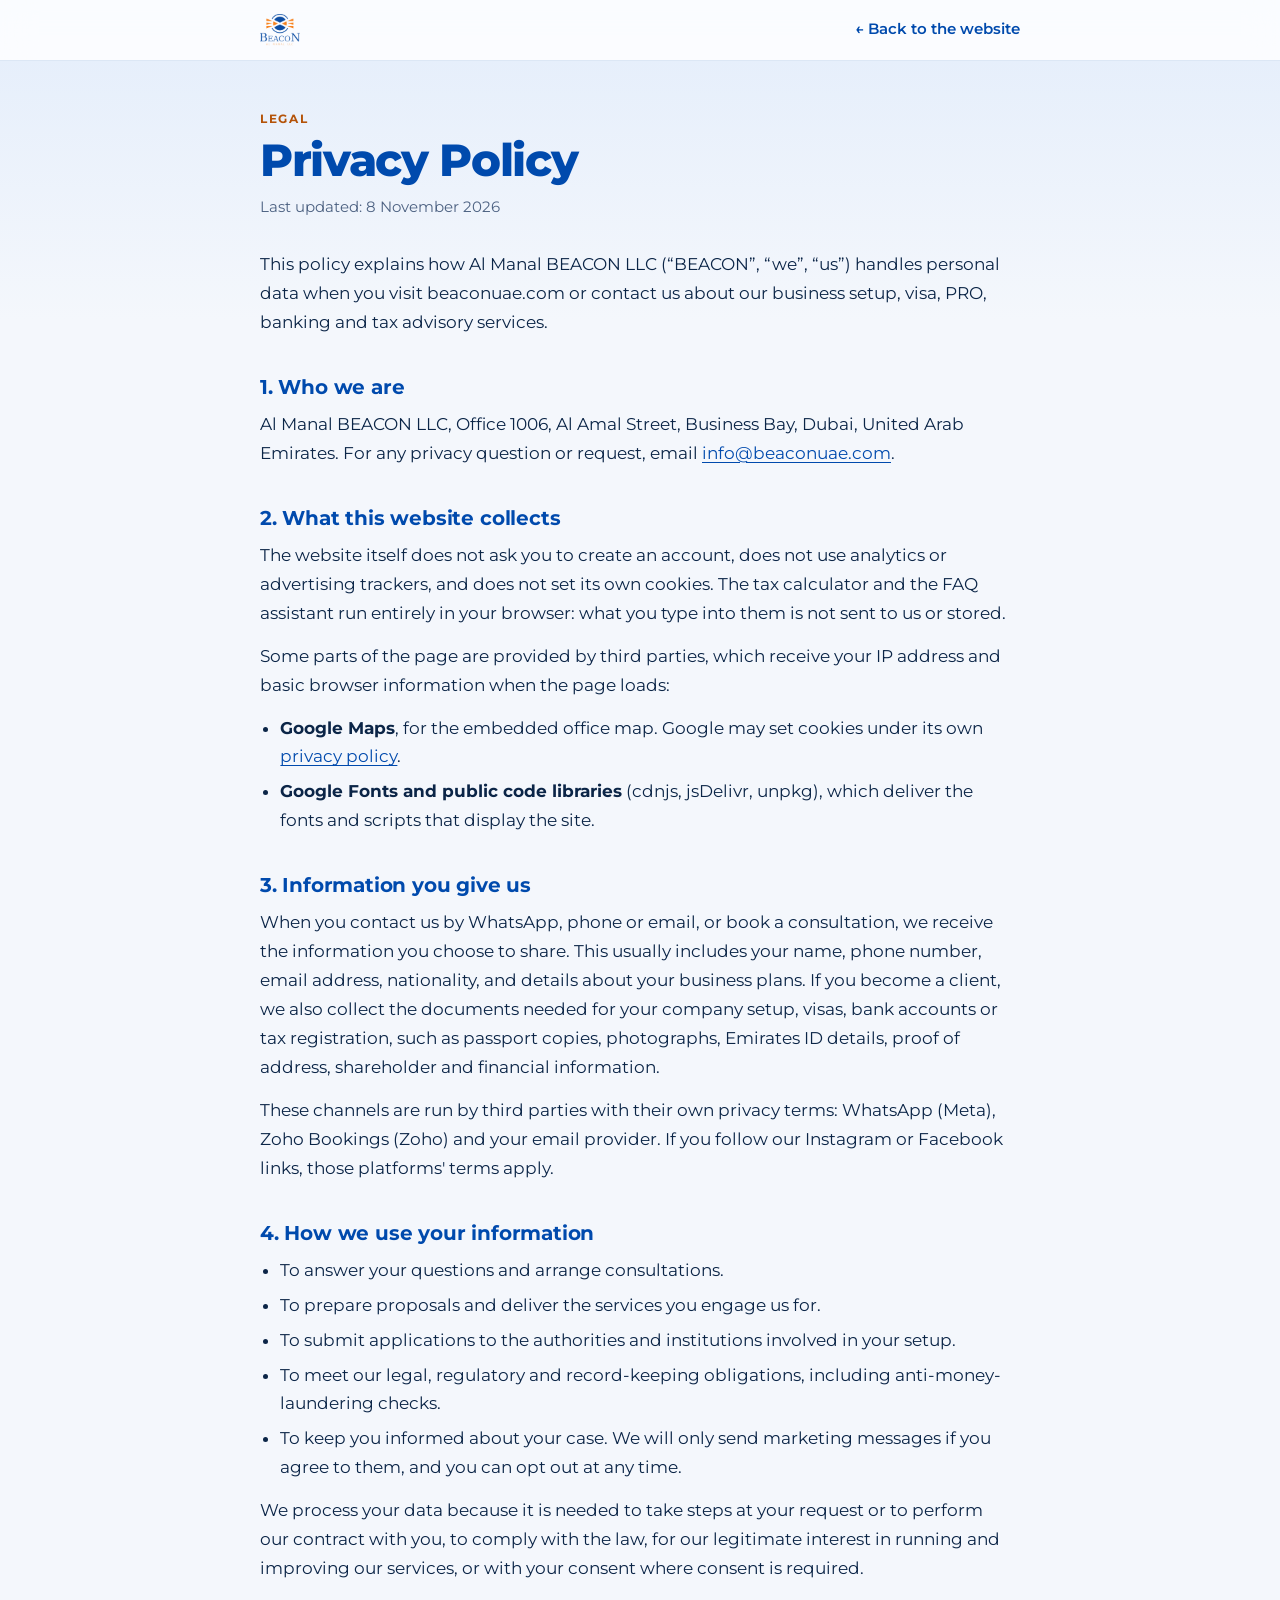
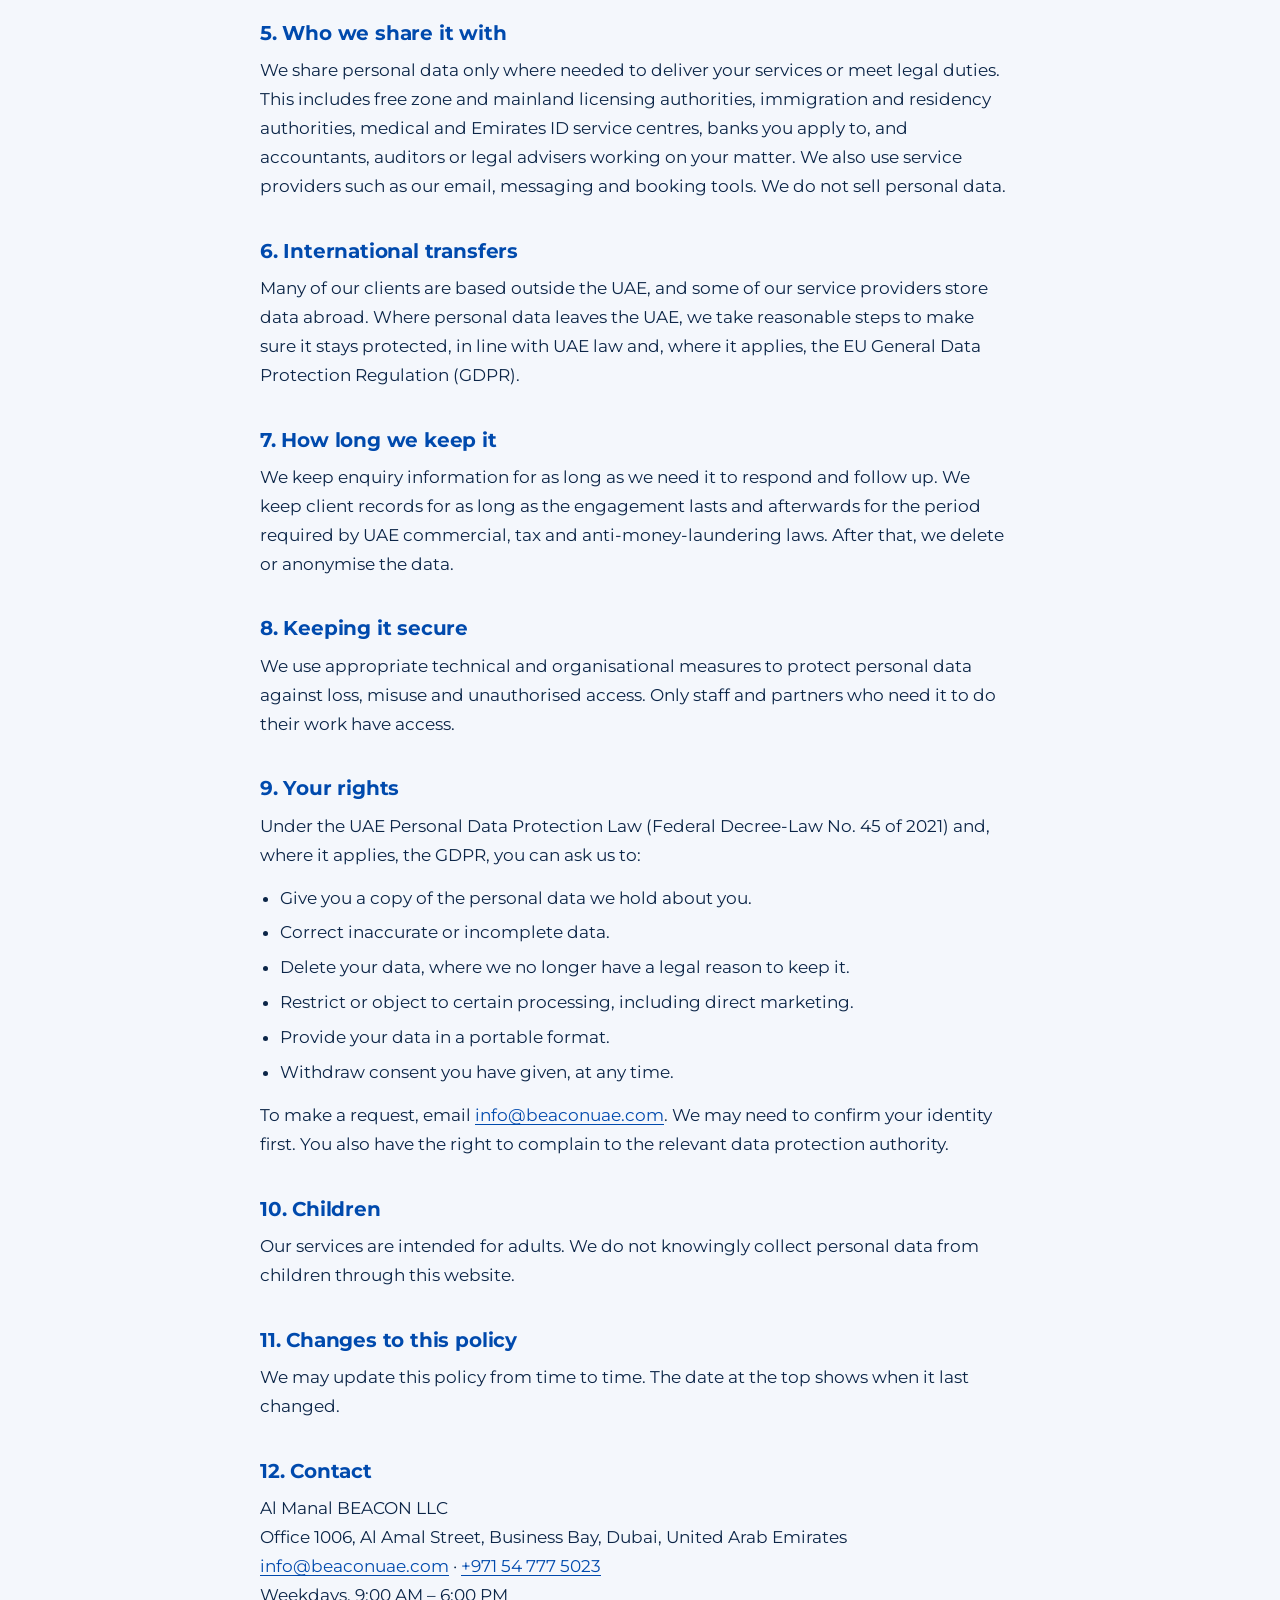
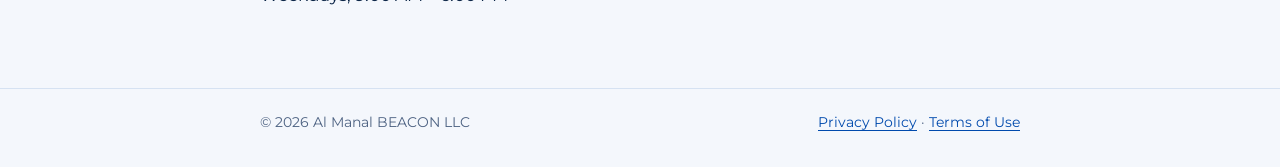
<file: privacy.html>
<!DOCTYPE html>
<html lang="en">
<head>
<meta charset="utf-8">
<meta name="viewport" content="width=device-width, initial-scale=1">
<title>Privacy Policy | BEACON UAE</title>
<meta name="description" content="How Al Manal BEACON LLC (BEACON UAE) collects, uses and protects personal data when you use our website or our business setup services in Dubai.">
<meta name="robots" content="index, follow">
<link rel="canonical" href="https://beaconuae.com/privacy.html">
<link rel="icon" href="assets/logo.png">
<link rel="preconnect" href="https://fonts.googleapis.com">
<link rel="preconnect" href="https://fonts.gstatic.com" crossorigin>
<link href="https://fonts.googleapis.com/css2?family=Montserrat:wght@400;500;600;700;800&display=swap" rel="stylesheet">
<link rel="stylesheet" href="legal.css">
</head>
<body>
<a class="skip" href="#main">Skip to content</a>
<header class="lg-head">
  <a class="lg-brand" href="index.html" aria-label="BEACON UAE home"><img src="assets/logo.png" alt="BEACON UAE" width="120" height="34"></a>
  <a class="lg-back" href="index.html">← Back to the website</a>
</header>

<main id="main" class="lg-main">
  <p class="lg-eyebrow">Legal</p>
  <h1>Privacy Policy</h1>
  <p class="lg-updated">Last updated: 8 November 2026</p>

  <p>This policy explains how Al Manal BEACON LLC (“BEACON”, “we”, “us”) handles personal data when you visit beaconuae.com or contact us about our business setup, visa, PRO, banking and tax advisory services.</p>

  <h2>1. Who we are</h2>
  <p>Al Manal BEACON LLC, Office 1006, Al Amal Street, Business Bay, Dubai, United Arab Emirates. For any privacy question or request, email <a href="mailto:info@beaconuae.com">info@beaconuae.com</a>.</p>

  <h2>2. What this website collects</h2>
  <p>The website itself does not ask you to create an account, does not use analytics or advertising trackers, and does not set its own cookies. The tax calculator and the FAQ assistant run entirely in your browser: what you type into them is not sent to us or stored.</p>
  <p>Some parts of the page are provided by third parties, which receive your IP address and basic browser information when the page loads:</p>
  <ul>
    <li><strong>Google Maps</strong>, for the embedded office map. Google may set cookies under its own <a href="https://policies.google.com/privacy" target="_blank" rel="noopener">privacy policy</a>.</li>
    <li><strong>Google Fonts and public code libraries</strong> (cdnjs, jsDelivr, unpkg), which deliver the fonts and scripts that display the site.</li>
  </ul>

  <h2>3. Information you give us</h2>
  <p>When you contact us by WhatsApp, phone or email, or book a consultation, we receive the information you choose to share. This usually includes your name, phone number, email address, nationality, and details about your business plans. If you become a client, we also collect the documents needed for your company setup, visas, bank accounts or tax registration, such as passport copies, photographs, Emirates ID details, proof of address, shareholder and financial information.</p>
  <p>These channels are run by third parties with their own privacy terms: WhatsApp (Meta), Zoho Bookings (Zoho) and your email provider. If you follow our Instagram or Facebook links, those platforms' terms apply.</p>

  <h2>4. How we use your information</h2>
  <ul>
    <li>To answer your questions and arrange consultations.</li>
    <li>To prepare proposals and deliver the services you engage us for.</li>
    <li>To submit applications to the authorities and institutions involved in your setup.</li>
    <li>To meet our legal, regulatory and record-keeping obligations, including anti-money-laundering checks.</li>
    <li>To keep you informed about your case. We will only send marketing messages if you agree to them, and you can opt out at any time.</li>
  </ul>
  <p>We process your data because it is needed to take steps at your request or to perform our contract with you, to comply with the law, for our legitimate interest in running and improving our services, or with your consent where consent is required.</p>

  <h2>5. Who we share it with</h2>
  <p>We share personal data only where needed to deliver your services or meet legal duties. This includes free zone and mainland licensing authorities, immigration and residency authorities, medical and Emirates ID service centres, banks you apply to, and accountants, auditors or legal advisers working on your matter. We also use service providers such as our email, messaging and booking tools. We do not sell personal data.</p>

  <h2>6. International transfers</h2>
  <p>Many of our clients are based outside the UAE, and some of our service providers store data abroad. Where personal data leaves the UAE, we take reasonable steps to make sure it stays protected, in line with UAE law and, where it applies, the EU General Data Protection Regulation (GDPR).</p>

  <h2>7. How long we keep it</h2>
  <p>We keep enquiry information for as long as we need it to respond and follow up. We keep client records for as long as the engagement lasts and afterwards for the period required by UAE commercial, tax and anti-money-laundering laws. After that, we delete or anonymise the data.</p>

  <h2>8. Keeping it secure</h2>
  <p>We use appropriate technical and organisational measures to protect personal data against loss, misuse and unauthorised access. Only staff and partners who need it to do their work have access.</p>

  <h2>9. Your rights</h2>
  <p>Under the UAE Personal Data Protection Law (Federal Decree-Law No. 45 of 2021) and, where it applies, the GDPR, you can ask us to:</p>
  <ul>
    <li>Give you a copy of the personal data we hold about you.</li>
    <li>Correct inaccurate or incomplete data.</li>
    <li>Delete your data, where we no longer have a legal reason to keep it.</li>
    <li>Restrict or object to certain processing, including direct marketing.</li>
    <li>Provide your data in a portable format.</li>
    <li>Withdraw consent you have given, at any time.</li>
  </ul>
  <p>To make a request, email <a href="mailto:info@beaconuae.com">info@beaconuae.com</a>. We may need to confirm your identity first. You also have the right to complain to the relevant data protection authority.</p>

  <h2>10. Children</h2>
  <p>Our services are intended for adults. We do not knowingly collect personal data from children through this website.</p>

  <h2>11. Changes to this policy</h2>
  <p>We may update this policy from time to time. The date at the top shows when it last changed.</p>

  <h2>12. Contact</h2>
  <p>Al Manal BEACON LLC<br>Office 1006, Al Amal Street, Business Bay, Dubai, United Arab Emirates<br>
  <a href="mailto:info@beaconuae.com">info@beaconuae.com</a> · <a href="tel:+971547775023">+971 54 777 5023</a><br>
  Weekdays, 9:00 AM – 6:00 PM</p>
</main>

<footer class="lg-foot">
  <span>© <span id="yr">2026</span> Al Manal BEACON LLC</span>
  <span><a href="privacy.html" aria-current="page">Privacy Policy</a> · <a href="terms.html">Terms of Use</a></span>
</footer>
<script>document.getElementById('yr').textContent = new Date().getFullYear();</script>
</body>
</html>
</file>
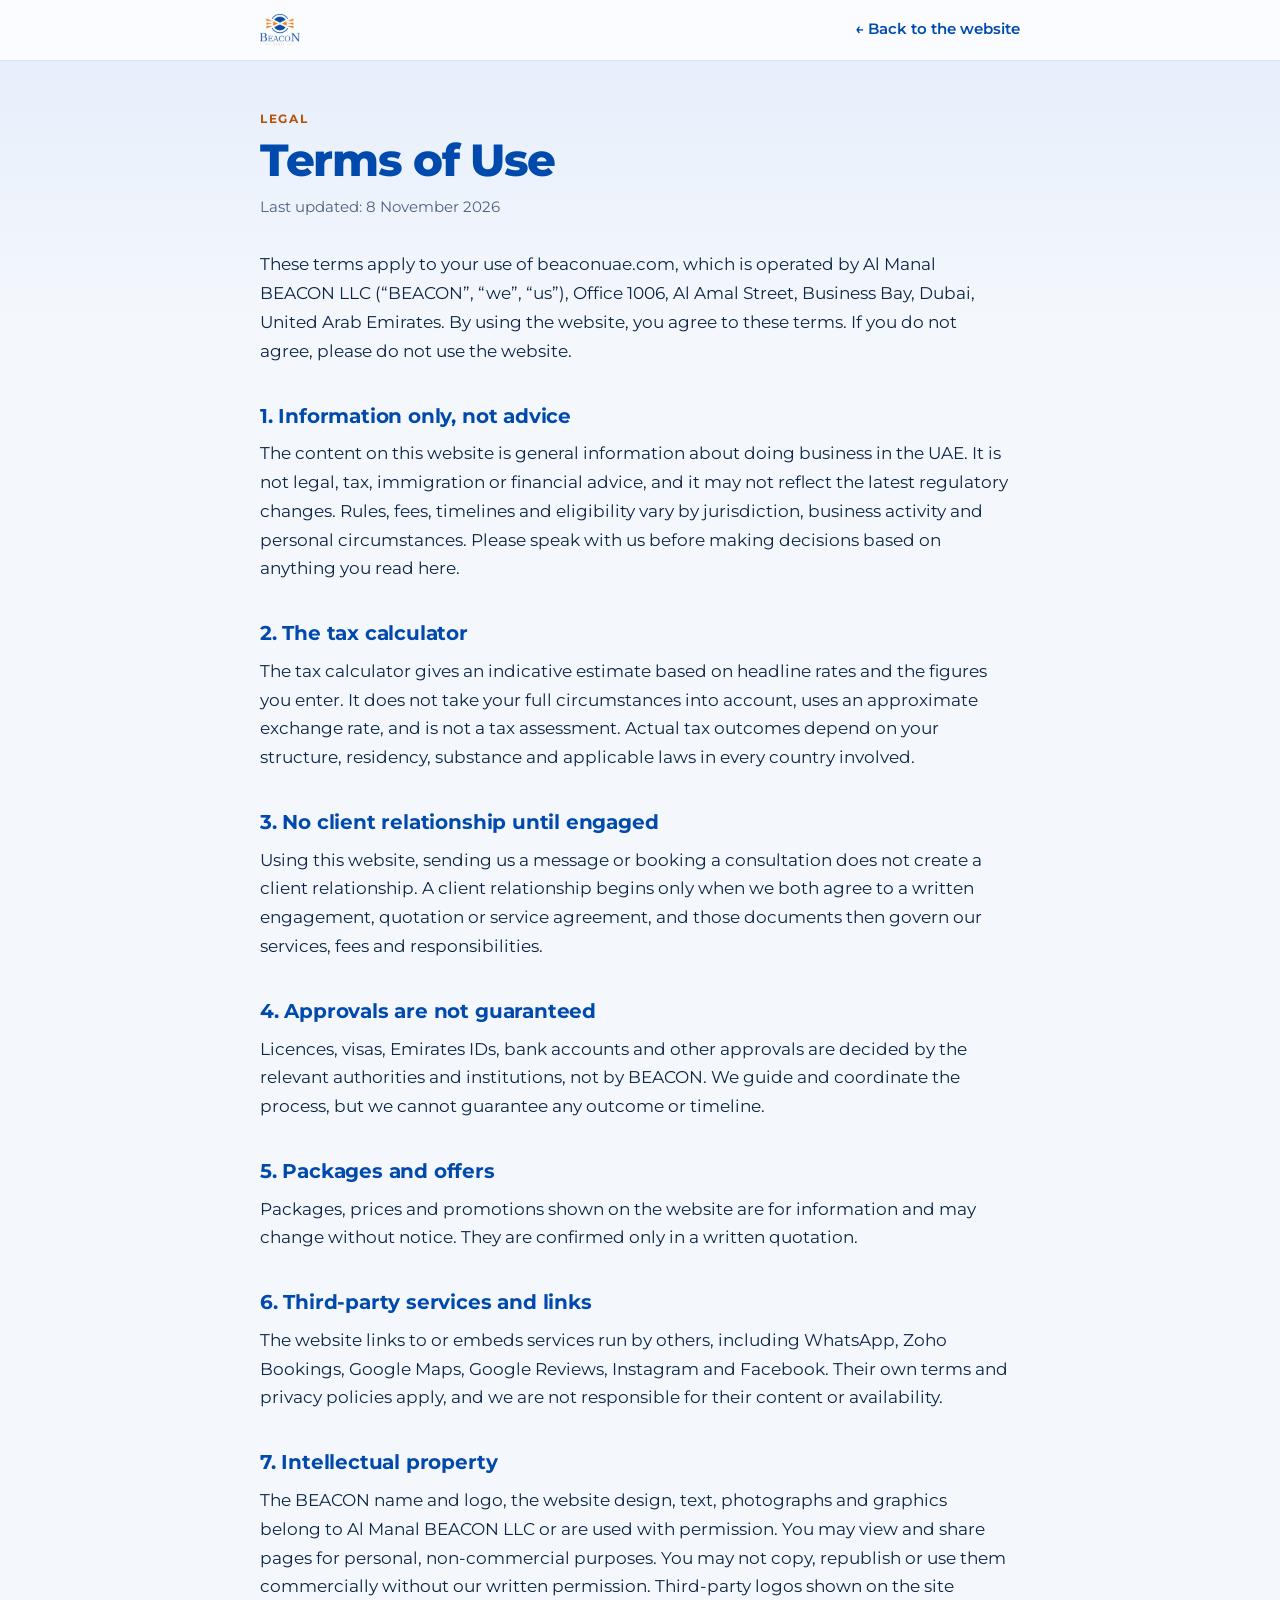
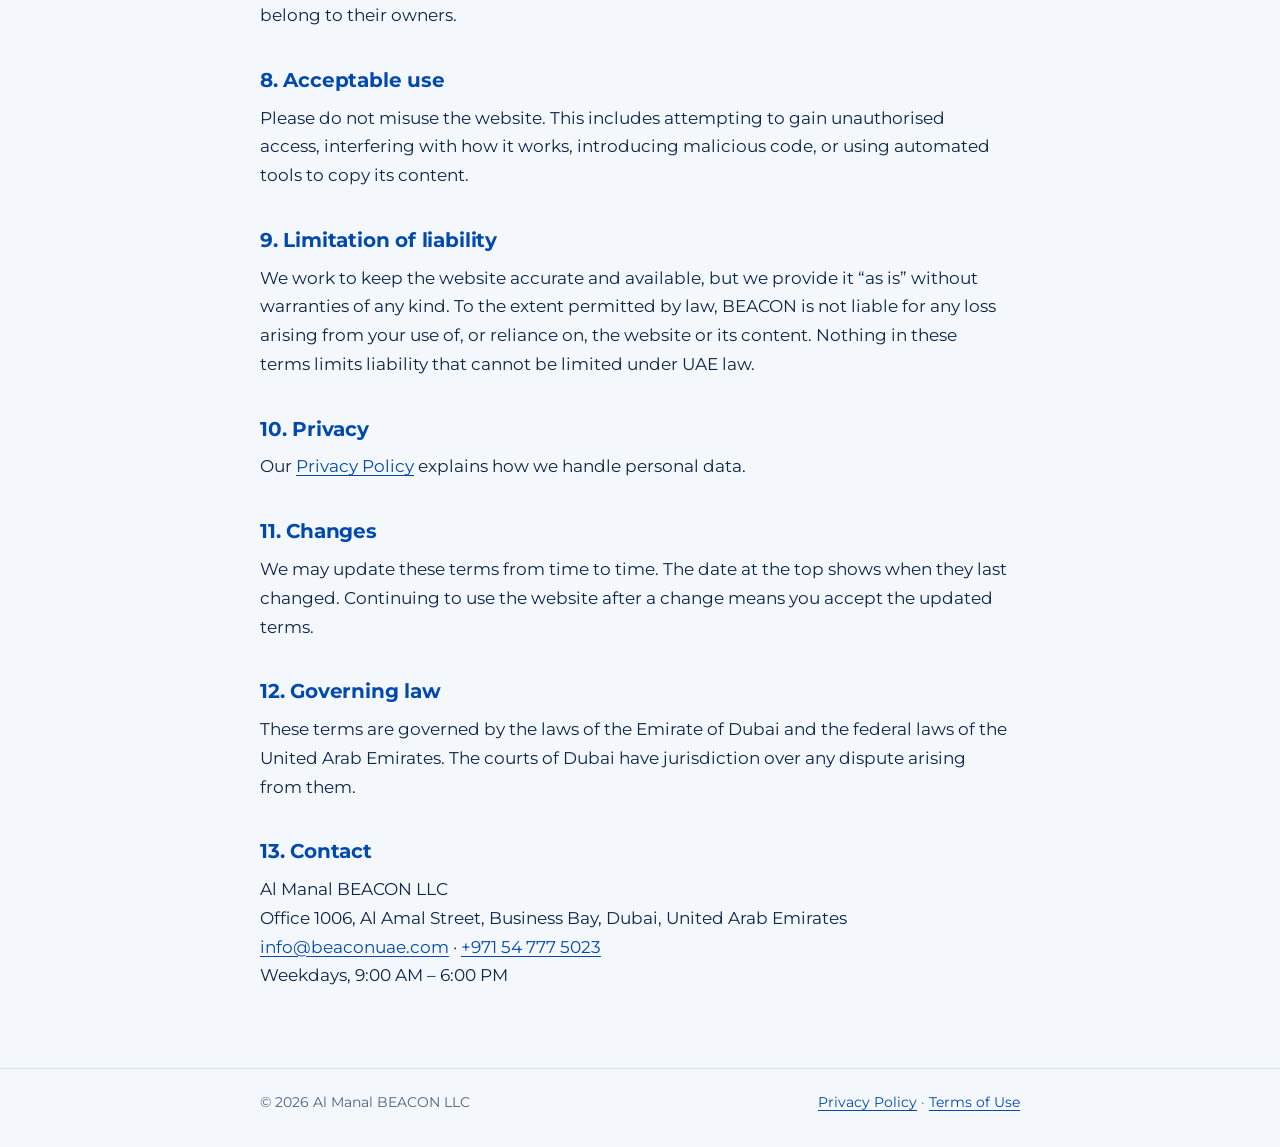
<file: terms.html>
<!DOCTYPE html>
<html lang="en">
<head>
<meta charset="utf-8">
<meta name="viewport" content="width=device-width, initial-scale=1">
<title>Terms of Use | BEACON UAE</title>
<meta name="description" content="The terms that apply when you use the BEACON UAE website, operated by Al Manal BEACON LLC in Dubai.">
<meta name="robots" content="index, follow">
<link rel="canonical" href="https://beaconuae.com/terms.html">
<link rel="icon" href="assets/logo.png">
<link rel="preconnect" href="https://fonts.googleapis.com">
<link rel="preconnect" href="https://fonts.gstatic.com" crossorigin>
<link href="https://fonts.googleapis.com/css2?family=Montserrat:wght@400;500;600;700;800&display=swap" rel="stylesheet">
<link rel="stylesheet" href="legal.css">
</head>
<body>
<a class="skip" href="#main">Skip to content</a>
<header class="lg-head">
  <a class="lg-brand" href="index.html" aria-label="BEACON UAE home"><img src="assets/logo.png" alt="BEACON UAE" width="120" height="34"></a>
  <a class="lg-back" href="index.html">← Back to the website</a>
</header>

<main id="main" class="lg-main">
  <p class="lg-eyebrow">Legal</p>
  <h1>Terms of Use</h1>
  <p class="lg-updated">Last updated: 8 November 2026</p>

  <p>These terms apply to your use of beaconuae.com, which is operated by Al Manal BEACON LLC (“BEACON”, “we”, “us”), Office 1006, Al Amal Street, Business Bay, Dubai, United Arab Emirates. By using the website, you agree to these terms. If you do not agree, please do not use the website.</p>

  <h2>1. Information only, not advice</h2>
  <p>The content on this website is general information about doing business in the UAE. It is not legal, tax, immigration or financial advice, and it may not reflect the latest regulatory changes. Rules, fees, timelines and eligibility vary by jurisdiction, business activity and personal circumstances. Please speak with us before making decisions based on anything you read here.</p>

  <h2>2. The tax calculator</h2>
  <p>The tax calculator gives an indicative estimate based on headline rates and the figures you enter. It does not take your full circumstances into account, uses an approximate exchange rate, and is not a tax assessment. Actual tax outcomes depend on your structure, residency, substance and applicable laws in every country involved.</p>

  <h2>3. No client relationship until engaged</h2>
  <p>Using this website, sending us a message or booking a consultation does not create a client relationship. A client relationship begins only when we both agree to a written engagement, quotation or service agreement, and those documents then govern our services, fees and responsibilities.</p>

  <h2>4. Approvals are not guaranteed</h2>
  <p>Licences, visas, Emirates IDs, bank accounts and other approvals are decided by the relevant authorities and institutions, not by BEACON. We guide and coordinate the process, but we cannot guarantee any outcome or timeline.</p>

  <h2>5. Packages and offers</h2>
  <p>Packages, prices and promotions shown on the website are for information and may change without notice. They are confirmed only in a written quotation.</p>

  <h2>6. Third-party services and links</h2>
  <p>The website links to or embeds services run by others, including WhatsApp, Zoho Bookings, Google Maps, Google Reviews, Instagram and Facebook. Their own terms and privacy policies apply, and we are not responsible for their content or availability.</p>

  <h2>7. Intellectual property</h2>
  <p>The BEACON name and logo, the website design, text, photographs and graphics belong to Al Manal BEACON LLC or are used with permission. You may view and share pages for personal, non-commercial purposes. You may not copy, republish or use them commercially without our written permission. Third-party logos shown on the site belong to their owners.</p>

  <h2>8. Acceptable use</h2>
  <p>Please do not misuse the website. This includes attempting to gain unauthorised access, interfering with how it works, introducing malicious code, or using automated tools to copy its content.</p>

  <h2>9. Limitation of liability</h2>
  <p>We work to keep the website accurate and available, but we provide it “as is” without warranties of any kind. To the extent permitted by law, BEACON is not liable for any loss arising from your use of, or reliance on, the website or its content. Nothing in these terms limits liability that cannot be limited under UAE law.</p>

  <h2>10. Privacy</h2>
  <p>Our <a href="privacy.html">Privacy Policy</a> explains how we handle personal data.</p>

  <h2>11. Changes</h2>
  <p>We may update these terms from time to time. The date at the top shows when they last changed. Continuing to use the website after a change means you accept the updated terms.</p>

  <h2>12. Governing law</h2>
  <p>These terms are governed by the laws of the Emirate of Dubai and the federal laws of the United Arab Emirates. The courts of Dubai have jurisdiction over any dispute arising from them.</p>

  <h2>13. Contact</h2>
  <p>Al Manal BEACON LLC<br>Office 1006, Al Amal Street, Business Bay, Dubai, United Arab Emirates<br>
  <a href="mailto:info@beaconuae.com">info@beaconuae.com</a> · <a href="tel:+971547775023">+971 54 777 5023</a><br>
  Weekdays, 9:00 AM – 6:00 PM</p>
</main>

<footer class="lg-foot">
  <span>© <span id="yr">2026</span> Al Manal BEACON LLC</span>
  <span><a href="privacy.html">Privacy Policy</a> · <a href="terms.html" aria-current="page">Terms of Use</a></span>
</footer>
<script>document.getElementById('yr').textContent = new Date().getFullYear();</script>
</body>
</html>
</file>
<file: legal.css>
/* Shared styles for privacy.html and terms.html: BEACON blue, orange accents, readable long-form text. */
:root { --blue: #004aad; --ink: #0b2547; --muted: #4d6282; --orange-text: #b45309; --line: rgba(0, 74, 173, .12); --bg: #f4f7fc; }
* { box-sizing: border-box; }
html { scroll-behavior: smooth; }
body {
  margin: 0; background: var(--bg) linear-gradient(180deg, #e3edfb 0, var(--bg) 320px) no-repeat;
  color: var(--ink); font: 400 1.0625rem/1.7 Montserrat, system-ui, -apple-system, sans-serif; -webkit-font-smoothing: antialiased;
}
a { color: var(--blue); text-underline-offset: 3px; }
a:hover { text-decoration-thickness: 2px; }
:focus-visible { outline: 3px solid #F5811E; outline-offset: 3px; border-radius: 6px; }
.skip { position: absolute; left: 12px; top: -48px; padding: 8px 14px; background: #fff; border-radius: 8px; z-index: 10; }
.skip:focus { top: 12px; }
.lg-head {
  position: sticky; top: 0; z-index: 5; display: flex; align-items: center; justify-content: space-between; gap: 16px;
  padding: 14px max(20px, calc((100% - 760px) / 2));
  background: rgba(255, 255, 255, .82); border-bottom: 1px solid var(--line);
  -webkit-backdrop-filter: blur(16px); backdrop-filter: blur(16px);
}
.lg-brand img { display: block; height: 32px; width: auto; }
.lg-back { font-size: .92rem; font-weight: 600; text-decoration: none; }
.lg-back:hover { text-decoration: underline; }
.lg-main { width: min(760px, calc(100% - 40px)); margin: 0 auto; padding: 48px 0 64px; }
.lg-eyebrow { margin: 0 0 6px; font-size: .76rem; font-weight: 700; letter-spacing: .14em; text-transform: uppercase; color: var(--orange-text); }
h1 { margin: 0; font-size: clamp(2rem, 5vw, 2.8rem); line-height: 1.1; letter-spacing: -.03em; font-weight: 800; color: var(--blue); }
.lg-updated { margin: 10px 0 30px; color: var(--muted); font-size: .92rem; }
h2 { margin: 38px 0 10px; font-size: 1.22rem; line-height: 1.3; letter-spacing: -.01em; font-weight: 700; color: var(--blue); }
p, ul { margin: 0 0 14px; max-width: 68ch; }
ul { padding-left: 1.2em; }
li { margin-bottom: 6px; }
.lg-foot {
  display: flex; flex-wrap: wrap; justify-content: space-between; gap: 8px 20px;
  padding: 22px max(20px, calc((100% - 760px) / 2)) 32px; border-top: 1px solid var(--line); color: var(--muted); font-size: .88rem;
}
</file>
